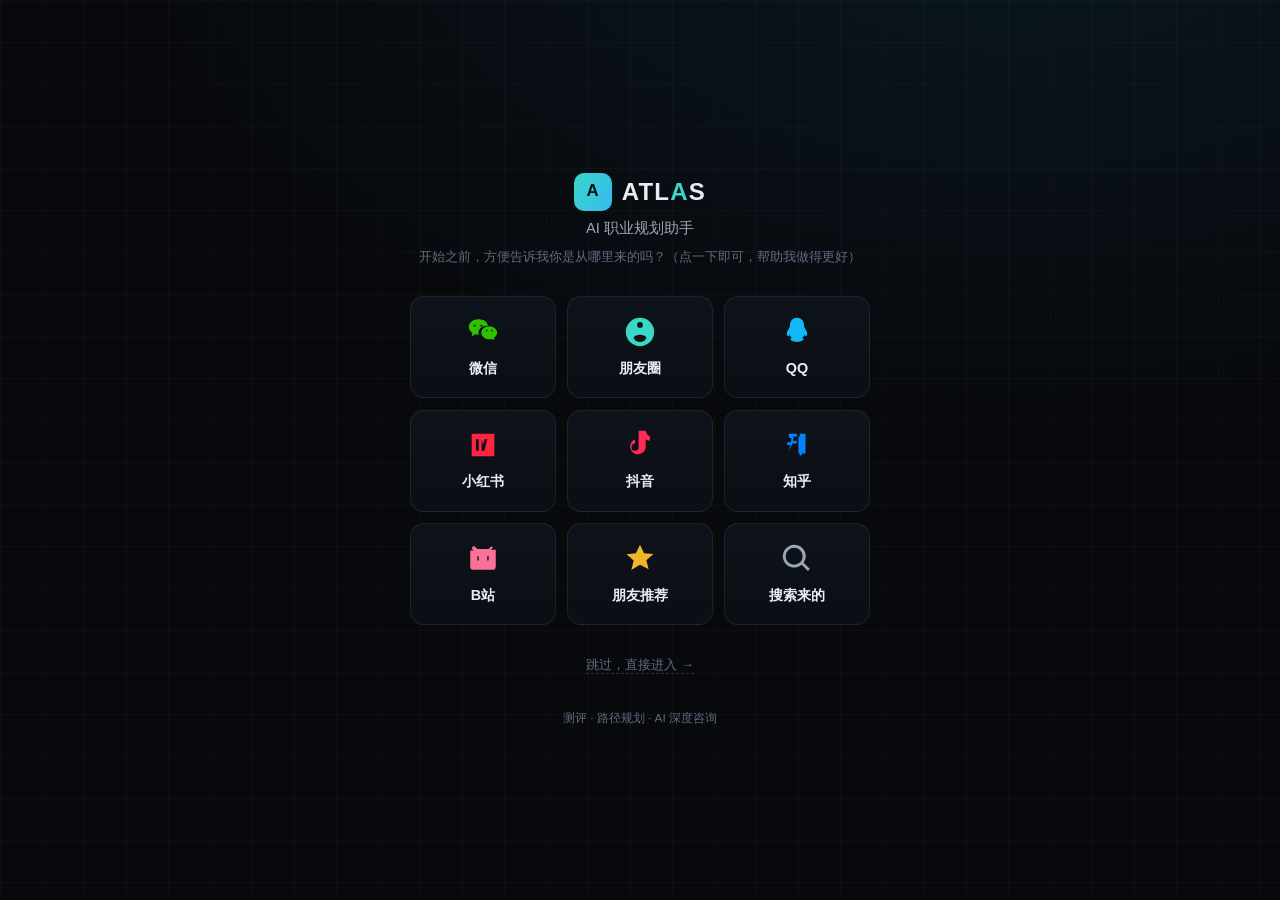
<file: enter.html>
<!DOCTYPE html>
<html lang="zh-CN">
<head>
<meta charset="UTF-8">
<meta name="viewport" content="width=device-width, initial-scale=1.0">
<title>ATLAS · AI 职业规划助手</title>
<style>
  :root{
    --bg:#07090d; --bg-2:#0b0e14; --surface:#0e121a;
    --line:rgba(255,255,255,.08); --line-2:rgba(255,255,255,.14);
    --text:#e8edf5; --text-2:#9aa6b8; --text-3:#5f6b7e;
    --accent:#3ad6c8; --accent-2:#36b9f0;
    --font:-apple-system,BlinkMacSystemFont,"Segoe UI","PingFang SC","Microsoft YaHei",sans-serif;
  }
  *{margin:0;padding:0;box-sizing:border-box}
  body{font-family:var(--font);background:var(--bg);color:var(--text);min-height:100vh;line-height:1.6;
    display:flex;align-items:center;justify-content:center;padding:1.4rem;
    background-image:radial-gradient(900px 500px at 80% -10%,rgba(54,185,240,.08),transparent),
                     linear-gradient(rgba(255,255,255,.022) 1px,transparent 1px),
                     linear-gradient(90deg,rgba(255,255,255,.022) 1px,transparent 1px);
    background-size:auto,42px 42px,42px 42px;}
  .box{width:100%;max-width:460px;text-align:center}
  .brand{display:inline-flex;align-items:center;gap:.6rem;font-size:1.5rem;font-weight:800;letter-spacing:.05em;margin-bottom:.4rem}
  .brand .mk{width:38px;height:38px;border-radius:10px;display:grid;place-items:center;color:#04110f;
    background:linear-gradient(120deg,var(--accent),var(--accent-2));font-weight:800;font-size:1.05rem}
  .brand b{color:var(--accent)}
  .tag{color:var(--text-2);font-size:.92rem;margin-bottom:.35rem}
  .hint{color:var(--text-3);font-size:.82rem;margin-bottom:1.8rem}
  .grid{display:grid;grid-template-columns:repeat(3,1fr);gap:.7rem}
  @media(max-width:420px){.grid{grid-template-columns:repeat(2,1fr)}}
  .ch{background:linear-gradient(180deg,var(--surface),var(--bg-2));border:1px solid var(--line);border-radius:14px;
    padding:1.1rem .6rem;cursor:pointer;transition:.18s;display:flex;flex-direction:column;align-items:center;gap:.5rem;
    color:var(--text);text-decoration:none}
  .ch:hover{border-color:var(--accent);transform:translateY(-2px);box-shadow:0 6px 20px rgba(58,214,200,.12)}
  .ch .ic{width:34px;height:34px}
  .ch .nm{font-size:.9rem;font-weight:600}
  .skip{margin-top:1.6rem}
  .skip a{color:var(--text-3);font-size:.82rem;text-decoration:none;border-bottom:1px dashed var(--line-2);padding-bottom:1px}
  .skip a:hover{color:var(--accent)}
  .foot{margin-top:2rem;color:var(--text-3);font-size:.74rem}
</style>
</head>
<body>
  <div class="box">
    <div class="brand"><span class="mk">A</span><span>ATL<b>A</b>S</span></div>
    <div class="tag">AI 职业规划助手</div>
    <div class="hint">开始之前，方便告诉我你是从哪里来的吗？（点一下即可，帮助我做得更好）</div>

    <div class="grid" id="grid"></div>

    <div class="skip"><a href="#" data-ch="直接进入">跳过，直接进入 →</a></div>
    <div class="foot">测评 · 路径规划 · AI 深度咨询</div>
  </div>

<script>
  var CHANNELS = [
    { key:'微信',    color:'#2dc100', path:'M8.5 3C4.9 3 2 5.4 2 8.4c0 1.7 1 3.2 2.5 4.2L4 15l2.6-1.4c.6.2 1.2.3 1.9.3h.5c-.1-.4-.2-.9-.2-1.3 0-2.8 2.7-5 6.1-5h.6C15 4.4 12 3 8.5 3zm-2.4 3.9c.4 0 .7.3.7.7s-.3.7-.7.7-.7-.3-.7-.7.3-.7.7-.7zm4.8 0c.4 0 .7.3.7.7s-.3.7-.7.7-.7-.3-.7-.7.3-.7.7-.7z M22 12.6c0-2.5-2.5-4.6-5.6-4.6s-5.6 2.1-5.6 4.6 2.5 4.6 5.6 4.6c.6 0 1.2-.1 1.8-.3l1.9 1-.5-1.7c1.4-.9 2.4-2.1 2.4-3.6zm-7.4-1c-.3 0-.6-.3-.6-.6s.3-.6.6-.6.6.3.6.6-.3.6-.6.6zm3.6 0c-.3 0-.6-.3-.6-.6s.3-.6.6-.6.6.3.6.6-.3.6-.6.6z' },
    { key:'朋友圈',  color:'#3ad6c8', path:'M12 2a10 10 0 100 20 10 10 0 000-20zm0 3a2 2 0 110 4 2 2 0 010-4zm0 14a5 5 0 01-4.5-2.8c0-1.5 3-2.3 4.5-2.3s4.5.8 4.5 2.3A5 5 0 0112 19z' },
    { key:'QQ',      color:'#12b7f5', path:'M12 2c3 0 5 2.4 5 5.4 0 1 .5 1.8 1 2.6.6.9 1.2 1.8 1.2 3.2 0 1-.4 1.8-.9 1.8-.4 0-.7-.4-1-1-.3.9-.9 1.7-1.6 2.3.6.2 1 .5 1 .9 0 .6-1.8 1.8-4.7 1.8s-4.7-1.2-4.7-1.8c0-.4.4-.7 1-.9-.7-.6-1.3-1.4-1.6-2.3-.3.6-.6 1-1 1-.5 0-.9-.8-.9-1.8 0-1.4.6-2.3 1.2-3.2.5-.8 1-1.6 1-2.6C7 4.4 9 2 12 2z' },
    { key:'小红书',  color:'#ff2442', path:'M4 4h16v16H4V4zm3 4v8h2v-8H7zm4 0v8h2l2-8h-2l-1 4-1-4h-1z' },
    { key:'抖音',    color:'#fe2c55', path:'M16 2c.3 1.8 1.4 3.3 3 3.9V9c-1.1 0-2.2-.4-3-1v5.5A5.5 5.5 0 118.5 8v3a2.5 2.5 0 102.5 2.5V2h5z' },
    { key:'知乎',    color:'#0084ff', path:'M6 4h6v2H9.5c0 1-.1 2-.3 3H12l-.3 2H8.7c-.4 1.3-1 2.5-1.9 3.6L6 16l1.4-4H5V10h2.7c.2-1 .3-2 .3-3H6.5L6 4zm8 0h4v14h-2l-2 2v-2h-1V6h1V4z' },
    { key:'B站',     color:'#fb7299', path:'M6 3l2 2h8l2-2 1 1-1.5 1.5H21v12a2 2 0 01-2 2H5a2 2 0 01-2-2V6h2.5L4 4.5 5 3zm2 7v3h1v-3H8zm7 0v3h1v-3h-1z' },
    { key:'朋友推荐',color:'#f0b429', path:'M12 2l2.9 6 6.6.5-5 4.3 1.6 6.4L12 16l-6.1 3.7L7.5 13l-5-4.3L9.1 8 12 2z' },
    { key:'搜索来的',color:'#9aa6b8', path:'M10 2a8 8 0 105.3 14l4.4 4.4 1.4-1.4-4.4-4.4A8 8 0 0010 2zm0 2a6 6 0 110 12 6 6 0 010-12z' }
  ];

  var grid = document.getElementById('grid');
  CHANNELS.forEach(function(c){
    var a = document.createElement('a');
    a.className = 'ch';
    a.href = '#';
    a.setAttribute('data-ch', c.key);
    a.innerHTML = '<svg class="ic" viewBox="0 0 24 24" fill="'+c.color+'"><path d="'+c.path+'"/></svg>'
                + '<span class="nm">'+c.key+'</span>';
    grid.appendChild(a);
  });

  document.addEventListener('click', function(e){
    var el = e.target.closest('[data-ch]');
    if(!el) return;
    e.preventDefault();
    var ch = el.getAttribute('data-ch');
    var url = 'index.html?from=' + encodeURIComponent(ch);
    location.href = url;
  });
</script>
</body>
</html>
</file>
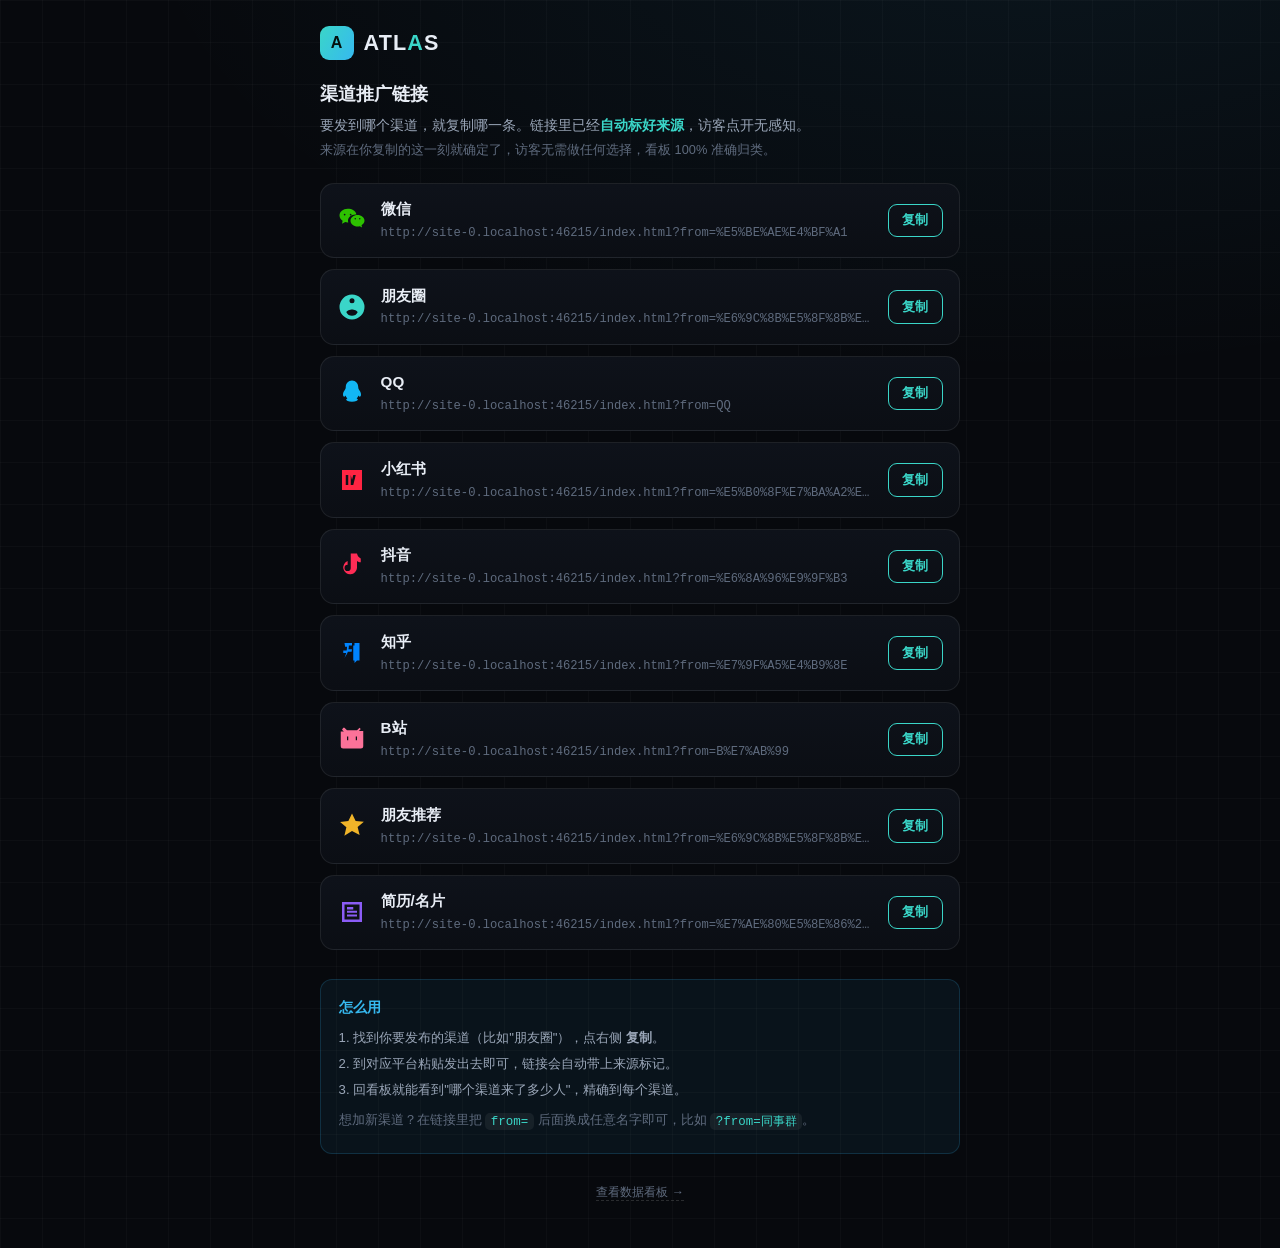
<file: links.html>
<!DOCTYPE html>
<html lang="zh-CN">
<head>
<meta charset="UTF-8">
<meta name="viewport" content="width=device-width, initial-scale=1.0">
<title>渠道推广链接 · ATLAS</title>
<style>
  :root{
    --bg:#07090d; --bg-2:#0b0e14; --surface:#0e121a;
    --line:rgba(255,255,255,.08); --line-2:rgba(255,255,255,.14);
    --text:#e8edf5; --text-2:#9aa6b8; --text-3:#5f6b7e;
    --accent:#3ad6c8; --accent-2:#36b9f0;
    --font:-apple-system,BlinkMacSystemFont,"Segoe UI","PingFang SC","Microsoft YaHei",sans-serif;
  }
  *{margin:0;padding:0;box-sizing:border-box}
  body{font-family:var(--font);background:var(--bg);color:var(--text);min-height:100vh;line-height:1.6;padding:1.6rem 1.2rem 3rem;
    background-image:radial-gradient(900px 500px at 80% -10%,rgba(54,185,240,.08),transparent),
                     linear-gradient(rgba(255,255,255,.022) 1px,transparent 1px),
                     linear-gradient(90deg,rgba(255,255,255,.022) 1px,transparent 1px);
    background-size:auto,42px 42px,42px 42px;}
  .wrap{max-width:640px;margin:0 auto}
  .brand{display:inline-flex;align-items:center;gap:.6rem;font-size:1.35rem;font-weight:800;letter-spacing:.05em}
  .brand .mk{width:34px;height:34px;border-radius:9px;display:grid;place-items:center;color:#04110f;
    background:linear-gradient(120deg,var(--accent),var(--accent-2));font-weight:800;font-size:1rem}
  .brand b{color:var(--accent)}
  h1{font-size:1.15rem;font-weight:700;margin:1.2rem 0 .3rem}
  .sub{color:var(--text-2);font-size:.9rem;margin-bottom:.2rem}
  .sub b{color:var(--accent);font-weight:600}
  .note{color:var(--text-3);font-size:.8rem;margin-bottom:1.4rem}
  .list{display:flex;flex-direction:column;gap:.7rem}
  .row{background:linear-gradient(180deg,var(--surface),var(--bg-2));border:1px solid var(--line);border-radius:14px;
    padding:.85rem 1rem;display:flex;align-items:center;gap:.85rem;transition:.16s}
  .row:hover{border-color:var(--line-2)}
  .row .ic{width:30px;height:30px;flex-shrink:0}
  .row .info{flex:1;min-width:0}
  .row .nm{font-size:.95rem;font-weight:600;margin-bottom:.15rem}
  .row .lk{font-size:.76rem;color:var(--text-3);font-family:ui-monospace,SFMono-Regular,Menlo,monospace;
    white-space:nowrap;overflow:hidden;text-overflow:ellipsis}
  .btn{flex-shrink:0;border:1px solid var(--accent);background:transparent;color:var(--accent);
    border-radius:9px;padding:.42rem .85rem;font-size:.82rem;font-weight:600;cursor:pointer;transition:.16s;
    font-family:var(--font);white-space:nowrap}
  .btn:hover{background:rgba(58,214,200,.12)}
  .btn.done{background:var(--accent);color:#04110f;border-color:var(--accent)}
  .tips{margin-top:1.8rem;background:rgba(54,185,240,.06);border:1px solid rgba(54,185,240,.18);
    border-radius:12px;padding:1rem 1.1rem}
  .tips h2{font-size:.9rem;font-weight:600;color:var(--accent-2);margin-bottom:.5rem}
  .tips p{font-size:.82rem;color:var(--text-2);margin:.3rem 0}
  .tips code{background:rgba(255,255,255,.06);padding:.1rem .35rem;border-radius:5px;font-size:.78rem;
    color:var(--accent);font-family:ui-monospace,Menlo,monospace}
  .foot{margin-top:1.8rem;text-align:center;color:var(--text-3);font-size:.76rem}
  .foot a{color:var(--text-3);border-bottom:1px dashed var(--line-2);text-decoration:none;padding-bottom:1px}
  .foot a:hover{color:var(--accent)}
  .toast{position:fixed;left:50%;bottom:2rem;transform:translateX(-50%) translateY(20px);
    background:var(--accent);color:#04110f;padding:.6rem 1.2rem;border-radius:10px;font-size:.88rem;font-weight:600;
    opacity:0;pointer-events:none;transition:.25s;z-index:99}
  .toast.show{opacity:1;transform:translateX(-50%) translateY(0)}
</style>
</head>
<body>
  <div class="wrap">
    <div class="brand"><span class="mk">A</span><span>ATL<b>A</b>S</span></div>
    <h1>渠道推广链接</h1>
    <div class="sub">要发到哪个渠道，就复制哪一条。链接里已经<b>自动标好来源</b>，访客点开无感知。</div>
    <div class="note">来源在你复制的这一刻就确定了，访客无需做任何选择，看板 100% 准确归类。</div>

    <div class="list" id="list"></div>

    <div class="tips">
      <h2>怎么用</h2>
      <p>1. 找到你要发布的渠道（比如"朋友圈"），点右侧 <b>复制</b>。</p>
      <p>2. 到对应平台粘贴发出去即可，链接会自动带上来源标记。</p>
      <p>3. 回看板就能看到"哪个渠道来了多少人"，精确到每个渠道。</p>
      <p style="margin-top:.6rem;color:var(--text-3)">想加新渠道？在链接里把 <code>from=</code> 后面换成任意名字即可，比如 <code>?from=同事群</code>。</p>
    </div>

    <div class="foot">
      <a href="dashboard" target="_blank">查看数据看板 →</a>
    </div>
  </div>

  <div class="toast" id="toast">已复制，去粘贴发布吧</div>

<script>
  var BASE = location.origin + '/index.html';
  var CHANNELS = [
    { key:'微信',    color:'#2dc100', path:'M8.5 3C4.9 3 2 5.4 2 8.4c0 1.7 1 3.2 2.5 4.2L4 15l2.6-1.4c.6.2 1.2.3 1.9.3h.5c-.1-.4-.2-.9-.2-1.3 0-2.8 2.7-5 6.1-5h.6C15 4.4 12 3 8.5 3zm-2.4 3.9c.4 0 .7.3.7.7s-.3.7-.7.7-.7-.3-.7-.7.3-.7.7-.7zm4.8 0c.4 0 .7.3.7.7s-.3.7-.7.7-.7-.3-.7-.7.3-.7.7-.7z M22 12.6c0-2.5-2.5-4.6-5.6-4.6s-5.6 2.1-5.6 4.6 2.5 4.6 5.6 4.6c.6 0 1.2-.1 1.8-.3l1.9 1-.5-1.7c1.4-.9 2.4-2.1 2.4-3.6zm-7.4-1c-.3 0-.6-.3-.6-.6s.3-.6.6-.6.6.3.6.6-.3.6-.6.6zm3.6 0c-.3 0-.6-.3-.6-.6s.3-.6.6-.6.6.3.6.6-.3.6-.6.6z' },
    { key:'朋友圈',  color:'#3ad6c8', path:'M12 2a10 10 0 100 20 10 10 0 000-20zm0 3a2 2 0 110 4 2 2 0 010-4zm0 14a5 5 0 01-4.5-2.8c0-1.5 3-2.3 4.5-2.3s4.5.8 4.5 2.3A5 5 0 0112 19z' },
    { key:'QQ',      color:'#12b7f5', path:'M12 2c3 0 5 2.4 5 5.4 0 1 .5 1.8 1 2.6.6.9 1.2 1.8 1.2 3.2 0 1-.4 1.8-.9 1.8-.4 0-.7-.4-1-1-.3.9-.9 1.7-1.6 2.3.6.2 1 .5 1 .9 0 .6-1.8 1.8-4.7 1.8s-4.7-1.2-4.7-1.8c0-.4.4-.7 1-.9-.7-.6-1.3-1.4-1.6-2.3-.3.6-.6 1-1 1-.5 0-.9-.8-.9-1.8 0-1.4.6-2.3 1.2-3.2.5-.8 1-1.6 1-2.6C7 4.4 9 2 12 2z' },
    { key:'小红书',  color:'#ff2442', path:'M4 4h16v16H4V4zm3 4v8h2v-8H7zm4 0v8h2l2-8h-2l-1 4-1-4h-1z' },
    { key:'抖音',    color:'#fe2c55', path:'M16 2c.3 1.8 1.4 3.3 3 3.9V9c-1.1 0-2.2-.4-3-1v5.5A5.5 5.5 0 118.5 8v3a2.5 2.5 0 102.5 2.5V2h5z' },
    { key:'知乎',    color:'#0084ff', path:'M6 4h6v2H9.5c0 1-.1 2-.3 3H12l-.3 2H8.7c-.4 1.3-1 2.5-1.9 3.6L6 16l1.4-4H5V10h2.7c.2-1 .3-2 .3-3H6.5L6 4zm8 0h4v14h-2l-2 2v-2h-1V6h1V4z' },
    { key:'B站',     color:'#fb7299', path:'M6 3l2 2h8l2-2 1 1-1.5 1.5H21v12a2 2 0 01-2 2H5a2 2 0 01-2-2V6h2.5L4 4.5 5 3zm2 7v3h1v-3H8zm7 0v3h1v-3h-1z' },
    { key:'朋友推荐',color:'#f0b429', path:'M12 2l2.9 6 6.6.5-5 4.3 1.6 6.4L12 16l-6.1 3.7L7.5 13l-5-4.3L9.1 8 12 2z' },
    { key:'简历/名片',color:'#8b5cf6', path:'M4 4h16v16H4V4zm2 2v12h12V6H6zm2 2h5v2H8V8zm0 3h8v1.5H8V11zm0 3h8v1.5H8V14z' }
  ];

  var list = document.getElementById('list');
  var toast = document.getElementById('toast');

  function buildURL(ch){ return BASE + '?from=' + encodeURIComponent(ch); }

  CHANNELS.forEach(function(c){
    var url = buildURL(c.key);
    var row = document.createElement('div');
    row.className = 'row';
    row.innerHTML =
      '<svg class="ic" viewBox="0 0 24 24" fill="'+c.color+'"><path d="'+c.path+'"/></svg>' +
      '<div class="info"><div class="nm">'+c.key+'</div><div class="lk">'+url+'</div></div>' +
      '<button class="btn" data-url="'+url+'">复制</button>';
    list.appendChild(row);
  });

  function showToast(){ toast.classList.add('show'); setTimeout(function(){toast.classList.remove('show');},1600); }

  function copyText(text, cb){
    if(navigator.clipboard && navigator.clipboard.writeText){
      navigator.clipboard.writeText(text).then(cb).catch(function(){ fallback(text,cb); });
    } else { fallback(text,cb); }
  }
  function fallback(text, cb){
    var ta=document.createElement('textarea');
    ta.value=text; ta.style.position='fixed'; ta.style.opacity='0';
    document.body.appendChild(ta); ta.focus(); ta.select();
    try{ document.execCommand('copy'); }catch(e){}
    document.body.removeChild(ta); cb&&cb();
  }

  list.addEventListener('click', function(e){
    var btn = e.target.closest('.btn'); if(!btn) return;
    var url = btn.getAttribute('data-url');
    copyText(url, function(){
      var old = btn.textContent;
      btn.textContent = '已复制'; btn.classList.add('done');
      showToast();
      setTimeout(function(){ btn.textContent = old; btn.classList.remove('done'); }, 1600);
    });
  });
</script>
</body>
</html>
</file>
